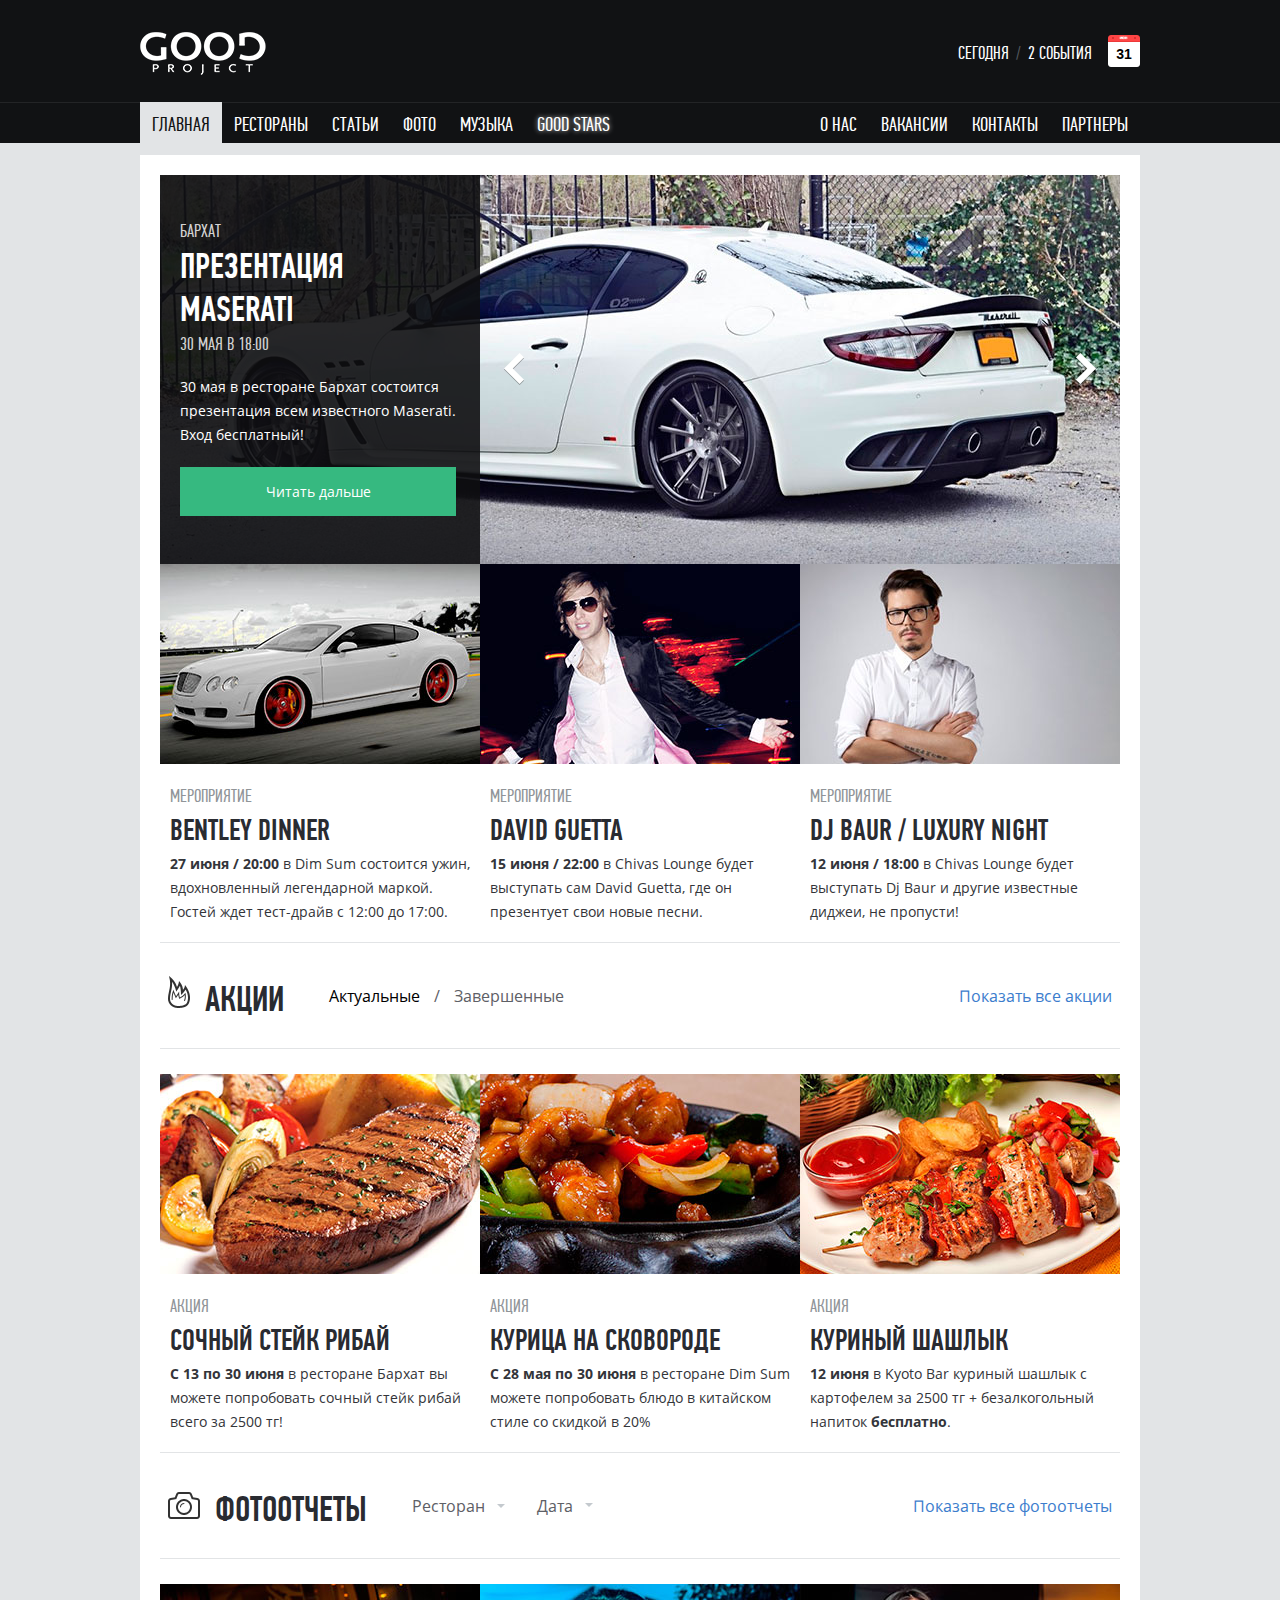
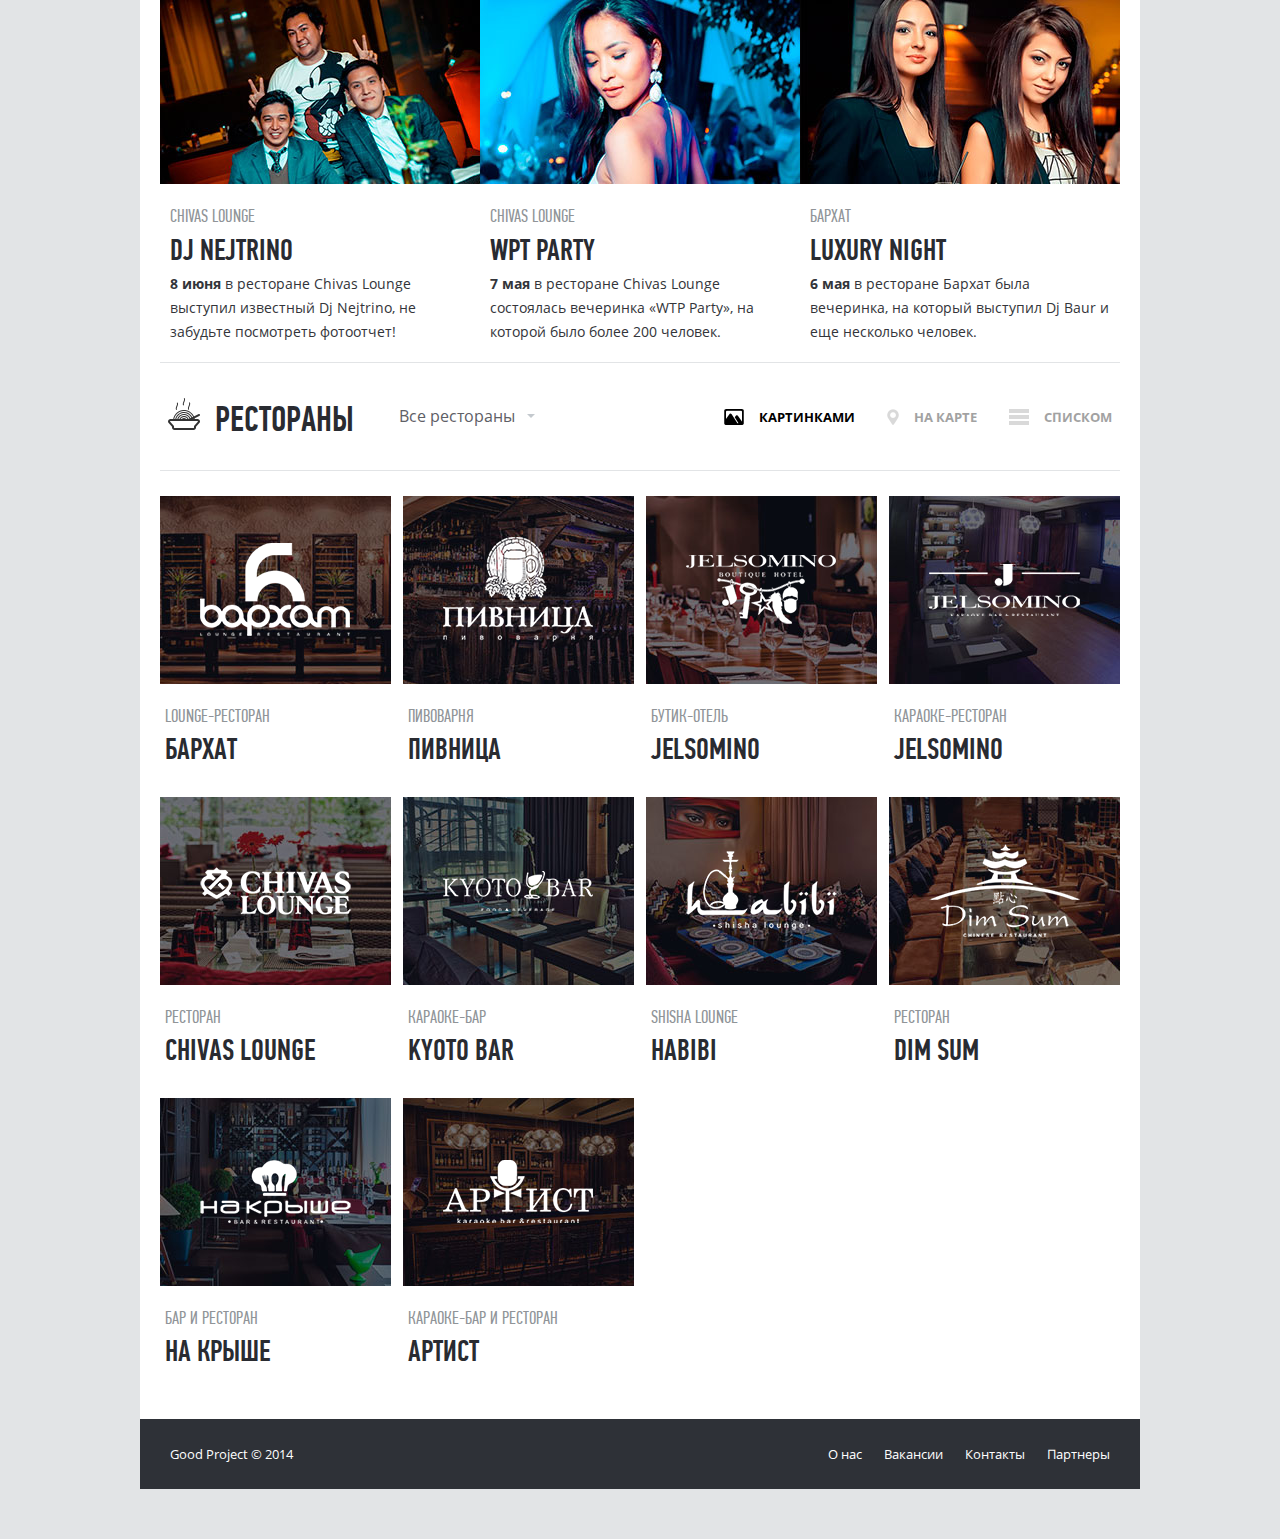
<file: index.html>
<!DOCTYPE html>
<html lang="ru">
<head>
    <meta charset="UTF-8">
    <title>GoodProject</title>
    <link rel="stylesheet" href="static/styles/main.css">
    <link rel="shortcut icon" href="favicon.ico">

    <script src="static/js/common.js"></script>
    <script src="static/js/main.js"></script>
</head>
<body>
    <header id="header">
        <div id="header-top">
            <div class="wrapper clearfix">
                <div id="logo">
                    <a href="index.html"><span>GoodProject</span></a>
                </div>
                <div id="count-events" class="font-pf">
                    <div id="count-events-text">
                        <a href="#">Сегодня</a><span>/</span><a href="">2 события</a>
                    </div>
                    <div id="count-events-date"><span>31</span></div>
                </div>
            </div>
        </div>
        <div id="header-bottom" class="font-pf">
            <div class="wrapper clearfix">
                <nav id="header-nav-main" class="header-nav">
                    <ul>
                        <li><a href="index.html" class="active">Главная</a></li>
                        <li><a href="rests.html">Рестораны</a></li>
                        <li><a href="articles.html">Статьи</a></li>
                        <li><a href="#">Фото</a></li>
                        <li><a href="#">Музыка</a></li>
                        <li><a href="#" class="highlight">Good Stars</a></li>
                    </ul>
                </nav>

                <nav id="header-nav-about" class="header-nav">
                    <ul>
                        <li><a href="#">О нас</a></li>
                        <li><a href="vacancies.html">Вакансии</a></li>
                        <li><a href="#">Контакты</a></li>
                        <li><a href="#">Партнеры</a></li>
                    </ul>
                </nav>
            </div>
        </div>
    </header>

    <div id="page" class="wrapper">
        <div class="slider" id="slider">
            <div class="slider-nav">
                <span class="a-prev"></span>
                <span class="a-next"></span>
            </div>
            <div class="slide active" style="background-image: url('static/images/slider/1.jpg')">
                <div class="slide-info">
                    <div class="font-pf">
                        <div class="slide-info-place">
                            <a href="#">Бархат</a>
                        </div>
                        <h3>
                            <a href="#">Презентация Maserati</a>
                        </h3>
                        <time datetime="2014-05-30 18:00">
                            30 Мая в 18:00
                        </time>
                    </div>
                    <p>30 мая в ресторане Бархат состоится презентация всем известного Maserati. Вход бесплатный!</p>
                    <div class="slide-info-button">
                        <a href="/">Читать дальше</a>
                    </div>
                </div>
            </div>
            <div class="slide" style="background-image: url('static/images/slider/2.jpg')">
                <div class="slide-info">
                    <div class="font-pf">
                        <div class="slide-info-place">
                            <a href="#">Пивница</a>
                        </div>
                        <h3>
                            <a href="#">Презентация кукловода</a>
                        </h3>
                        <time datetime="2014-06-05 15:00">
                            5 Июня в 15:00
                        </time>
                    </div>
                    <p>30 мая в ресторане Пивница состоится презентация всем известного кукловода - Ололошки Лукъяновой.</p>
                    <div class="slide-info-button">
                        <a href="/">Читать дальше</a>
                    </div>
                </div>
            </div>
        </div>

        <div class="wrapper content-preview clearfix">
            <div class="cp-object">
                <div class="cp-object-photo">
                    <a href="#">
                        <span class="view-content">Смотреть</span>
                        <img src="static/images/main-page-events/bentley_dinner.jpg" alt="" class="cp-photo">
                    </a>
                </div>
                <div class="font-pf">
                    <div class="cp-object-type">Мероприятие</div>
                    <h3><a href="#">Bentley Dinner</a></h3>
                </div>
                <p>
                    <b>27 июня / 20:00</b> в Dim Sum состоится ужин, вдохновленный легендарной маркой. Гостей ждет тест-драйв c 12:00 до 17:00.
                </p>
            </div>
            <div class="cp-object">
                <div class="cp-object-photo">
                    <a href="#">
                        <span class="view-content">Смотреть</span>
                        <img src="static/images/main-page-events/david_guetta.jpg" alt="" class="cp-photo">
                    </a>
                </div>
                <div class="font-pf">
                    <div class="cp-object-type">Мероприятие</div>
                    <h3><a href="#">david guetta</a></h3>
                </div>
                <p>
                    <b>15 июня / 22:00</b> в Chivas Lounge будет выступать сам David Guetta, где он презентует свои новые песни.
                </p>
            </div>
            <div class="cp-object">
                <div class="cp-object-photo">
                    <a href="#">
                        <span class="view-content">Смотреть</span>
                        <img src="static/images/main-page-events/dj_baur.jpg" alt="" class="cp-photo">
                    </a>
                </div>
                <div class="font-pf">
                    <div class="cp-object-type">Мероприятие</div>
                    <h3><a href="#">dj baur / luxury night</a></h3>
                </div>
                <p>
                    <b>12 июня / 18:00</b> в Chivas Lounge будет выступать Dj Baur и другие известные диджеи, не пропусти!
                </p>
            </div>
        </div>

        <div class="separator-h3 clearfix">
            <h3 class="separator-h3-sale font-pf">Акции</h3>
            <div class="separator-h3-switcher">
                <span class="li" data-active>Актуальные</span>
                <span data-sep>/</span>
                <span class="li">Завершенные</span>
            </div>
            <div class="separator-h3-link"><a href="">Показать все акции</a></div>
        </div>

        <div class="wrapper content-preview clearfix">
            <div class="cp-object">
                <div class="cp-object-photo">
                    <a href="#">
                        <span class="view-content">Смотреть</span>
                        <img src="static/images/main-page-sales/steak.jpg" alt="" class="cp-photo">
                    </a>
                </div>
                <div class="font-pf">
                    <div class="cp-object-type">Акция</div>
                    <h3><a href="#">Сочный стейк Рибай</a></h3>
                </div>
                <p>
                    <b>С 13 по 30 июня</b> в ресторане Бархат вы можете попробовать сочный стейк рибай всего за 2500 тг!
                </p>
            </div>
            <div class="cp-object">
                <div class="cp-object-photo">
                    <a href="#">
                        <span class="view-content">Смотреть</span>
                        <img src="static/images/main-page-sales/chicken_in_pan.jpg" alt="" class="cp-photo">
                    </a>
                </div>
                <div class="font-pf">
                    <div class="cp-object-type">Акция</div>
                    <h3><a href="#">Курица на сковороде</a></h3>
                </div>
                <p>
                    <b>С 28 мая по 30 июня</b> в ресторане Dim Sum можете попробовать блюдо в китайском стиле со скидкой в 20%
                </p>
            </div>
            <div class="cp-object">
                <div class="cp-object-photo">
                    <a href="#">
                        <span class="view-content">Смотреть</span>
                        <img src="static/images/main-page-sales/chicken_sashlik.jpg" alt="" class="cp-photo">
                    </a>
                </div>
                <div class="font-pf">
                    <div class="cp-object-type">Акция</div>
                    <h3><a href="#">Куриный шашлык</a></h3>
                </div>
                <p>
                    <b>12 июня</b> в Kyoto Bar куриный шашлык с картофелем за 2500 тг + безалкогольный напиток <b>бесплатно</b>.
                </p>
            </div>
        </div>

        <div class="separator-h3 clearfix">
            <h3 class="separator-h3-photoreports font-pf">Фотоотчеты</h3>

            <div class="separator-h3-switcher2">
                <div class="dropdown" id="photoreports-rests">
                    <div class="dd-title">
                        <span>Ресторан</span>
                    </div>
                    <ul class="dd-options">
                        <li data-selected data-not-change>Все рестораны</li>
                        <li>Бархат</li>
                        <li>Пивница</li>
                        <li>Jelsomino</li>
                        <li>Chivas Lounge</li>
                        <li>Kyoto bar</li>
                        <li>Habibi</li>
                        <li>Dim Sum</li>
                        <li>На крыше</li>
                        <li>Артист</li>
                    </ul>
                </div>

                <div class="datetime-picker" id="photoreports-dates" data-time>
                    <div class="dtp-title">
                        <span>Дата</span>
                    </div>

                    <div class="dtp-calendar">
                        <div class="dtp-month-name">
                            <span>июль / 2014</span>
                            <span data-arrow="left"></span>
                            <span data-arrow="right" data-nomore></span>
                        </div>
                        <table class="dtp-table">
                            <tr class="dtp-days">
                                <td>Пн</td>
                                <td>Вт</td>
                                <td>Ср</td>
                                <td>Чт</td>
                                <td>Пт</td>
                                <td>Сб</td>
                                <td>Вс</td>
                            </tr>
                        </table>
                    </div>
                </div>
            </div>

            <div class="separator-h3-link"><a href="">Показать все фотоотчеты</a></div>
        </div>

        <div class="wrapper content-preview clearfix">
            <div class="cp-object">
                <div class="cp-object-photo">
                    <a href="#">
                        <span class="view-content">Смотреть</span>
                        <img src="static/images/main-page-photoreports/dj_nejtrino.jpg" alt="" class="cp-photo">
                    </a>
                </div>
                <div class="font-pf">
                    <div class="cp-object-type"><a href="#">Chivas Lounge</a></div>
                    <h3><a href="#">Dj Nejtrino</a></h3>
                </div>
                <p><b>8 июня</b> в ресторане Chivas Lounge выступил известный Dj Nejtrino, не забудьте посмотреть фотоотчет!</p>
            </div>
            <div class="cp-object">
                <div class="cp-object-photo">
                    <a href="#">
                        <span class="view-content">Смотреть</span>
                        <img src="static/images/main-page-photoreports/wpt_party.jpg" alt="" class="cp-photo">
                    </a>
                </div>
                <div class="font-pf">
                    <div class="cp-object-type"><a href="#">Chivas Lounge</a></div>
                    <h3><a href="#">wpt party</a></h3>
                </div>
                <p><b>7 мая</b> в ресторане Chivas Lounge состоялась вечеринка «WTP Party», на которой было более 200 человек.</p>
            </div>
            <div class="cp-object">
                <div class="cp-object-photo">
                    <a href="#">
                        <span class="view-content">Смотреть</span>
                        <img src="static/images/main-page-photoreports/luxury_night.jpg" alt="" class="cp-photo">
                    </a>
                </div>
                <div class="font-pf">
                    <div class="cp-object-type"><a href="#">Бархат</a></div>
                    <h3><a href="#">luxury night</a></h3>
                </div>
                <p><b>6 мая</b> в ресторане Бархат была вечеринка, на который выступил Dj Baur и еще несколько человек.</p>
            </div>
        </div>

        <div class="separator-h3 clearfix">
            <h3 class="separator-h3-rests font-pf">Рестораны</h3>

            <div class="separator-h3-switcher2">
                <div class="dropdown" id="dropdown-rests" data-multiselect>
                    <div class="dd-title"><span>Все рестораны</span></div>
                    <ul class="dd-options">
                        <li data-selected>Все рестораны</li>
                        <li>Lounge-рестораны</li>
                        <li>Бутик-отели</li>
                        <li>Караоке-бары и рестораны</li>
                        <li>Рестораны</li>
                        <li>Бары</li>
                        <li>Пивницы</li>
                    </ul>
                </div>
            </div>

            <div class="separator-h3-switcher3" id="rests-show-type">
                <ul>
                    <li data-id="images" class="icon-images">
                        <span>Картинками</span>
                    </li>
                    <li data-id="map" class="icon-map">
                        <span>На карте</span>
                    </li>
                    <li data-id="list" class="icon-list">
                        <span>Списком</span>
                    </li>
                </ul>
            </div>
        </div>

        <div class="wrapper rests-preview clearfix">
            <div class="rp-object">
                <div class="rp-object-photo">
                    <a href="#">
                        <div class="rp-op-bg" style="
                             background-image:url('static/images/main-page-rests-2/1_bg.jpg')
                        "></div>
                        <div class="rp-op-logo" style="
                             background-image:url('static/images/main-page-rests-2/1_logo.png')
                        "></div>
                    </a>
                </div>
                <div class="font-pf">
                    <div class="rp-object-type">lounge-ресторан</div>
                    <h3><a href="#">Бархат</a></h3>
                </div>
            </div>
            <div class="rp-object">
                <div class="rp-object-photo">
                    <a href="#">
                        <div class="rp-op-bg" style="
                             background-image:url('static/images/main-page-rests-2/2_bg.jpg')
                        "></div>
                        <div class="rp-op-logo" style="
                             background-image:url('static/images/main-page-rests-2/2_logo.png')
                        "></div>
                    </a>
                </div>
                <div class="font-pf">
                    <div class="rp-object-type">пивоварня</div>
                    <h3><a href="#">Пивница</a></h3>
                </div>
            </div>
            <div class="rp-object">
                <div class="rp-object-photo">
                    <a href="#">
                        <div class="rp-op-bg" style="
                             background-image:url('static/images/main-page-rests-2/3_bg.jpg')
                        "></div>
                        <div class="rp-op-logo" style="
                             background-image:url('static/images/main-page-rests-2/3_logo.png')
                        "></div>
                    </a>
                </div>
                <div class="font-pf">
                    <div class="rp-object-type">бутик-отель</div>
                    <h3><a href="#">Jelsomino</a></h3>
                </div>
            </div>
            <div class="rp-object">
                <div class="rp-object-photo">
                    <a href="#">
                        <div class="rp-op-bg" style="
                             background-image:url('static/images/main-page-rests-2/4_bg.jpg')
                        "></div>
                        <div class="rp-op-logo" style="
                             background-image:url('static/images/main-page-rests-2/4_logo.png')
                        "></div>
                    </a>
                </div>
                <div class="font-pf">
                    <div class="rp-object-type">караоке-ресторан</div>
                    <h3><a href="#">Jelsomino</a></h3>
                </div>
            </div>
            <div class="rp-object">
                <div class="rp-object-photo">
                    <a href="#">
                        <div class="rp-op-bg" style="
                             background-image:url('static/images/main-page-rests-2/5_bg.jpg')
                        "></div>
                        <div class="rp-op-logo" style="
                             background-image:url('static/images/main-page-rests-2/5_logo.png')
                        "></div>
                    </a>
                </div>
                <div class="font-pf">
                    <div class="rp-object-type">ресторан</div>
                    <h3><a href="#">Chivas Lounge</a></h3>
                </div>
            </div>
            <div class="rp-object">
                <div class="rp-object-photo">
                    <a href="#">
                        <div class="rp-op-bg" style="
                             background-image:url('static/images/main-page-rests-2/6_bg.jpg')
                        "></div>
                        <div class="rp-op-logo" style="
                             background-image:url('static/images/main-page-rests-2/6_logo.png')
                        "></div>
                    </a>
                </div>
                <div class="font-pf">
                    <div class="rp-object-type">караоке-бар</div>
                    <h3><a href="#">Kyoto bar</a></h3>
                </div>
            </div>
            <div class="rp-object">
                <div class="rp-object-photo">
                    <a href="#">
                        <div class="rp-op-bg" style="
                             background-image:url('static/images/main-page-rests-2/7_bg.jpg')
                        "></div>
                        <div class="rp-op-logo" style="
                             background-image:url('static/images/main-page-rests-2/7_logo.png')
                        "></div>
                    </a>
                </div>
                <div class="font-pf">
                    <div class="rp-object-type">shisha lounge</div>
                    <h3><a href="#">Habibi</a></h3>
                </div>
            </div>
            <div class="rp-object">
                <div class="rp-object-photo">
                    <a href="#">
                        <div class="rp-op-bg" style="
                             background-image:url('static/images/main-page-rests-2/8_bg.jpg')
                        "></div>
                        <div class="rp-op-logo" style="
                             background-image:url('static/images/main-page-rests-2/8_logo.png')
                        "></div>
                    </a>
                </div>
                <div class="font-pf">
                    <div class="rp-object-type">ресторан</div>
                    <h3><a href="#">Dim Sum</a></h3>
                </div>
            </div>
            <div class="rp-object">
                <div class="rp-object-photo">
                    <a href="#">
                        <div class="rp-op-bg" style="
                             background-image:url('static/images/main-page-rests-2/9_bg.jpg')
                        "></div>
                        <div class="rp-op-logo" style="
                             background-image:url('static/images/main-page-rests-2/9_logo.png')
                        "></div>
                    </a>
                </div>
                <div class="font-pf">
                    <div class="rp-object-type">бар и ресторан</div>
                    <h3><a href="#">На крыше</a></h3>
                </div>
            </div>
            <div class="rp-object">
                <div class="rp-object-photo">
                    <a href="#">
                        <div class="rp-op-bg" style="
                             background-image:url('static/images/main-page-rests-2/10_bg.jpg')
                        "></div>
                        <div class="rp-op-logo" style="
                             background-image:url('static/images/main-page-rests-2/10_logo.png')
                        "></div>
                    </a>
                </div>
                <div class="font-pf">
                    <div class="rp-object-type">караоке-бар и ресторан</div>
                    <h3><a href="#">Артист</a></h3>
                </div>
            </div>
        </div>
    </div>

    <footer id="footer" class="wrapper clearfix">
        <div class="copy">Good Project © 2014</div>
        <ul>
            <li><a href="#">О нас</a></li>
            <li><a href="vacancies.html">Вакансии</a></li>
            <li><a href="#">Контакты</a></li>
            <li><a href="#">Партнеры</a></li>
        </ul>
    </footer>
</body>
</html>
</file>
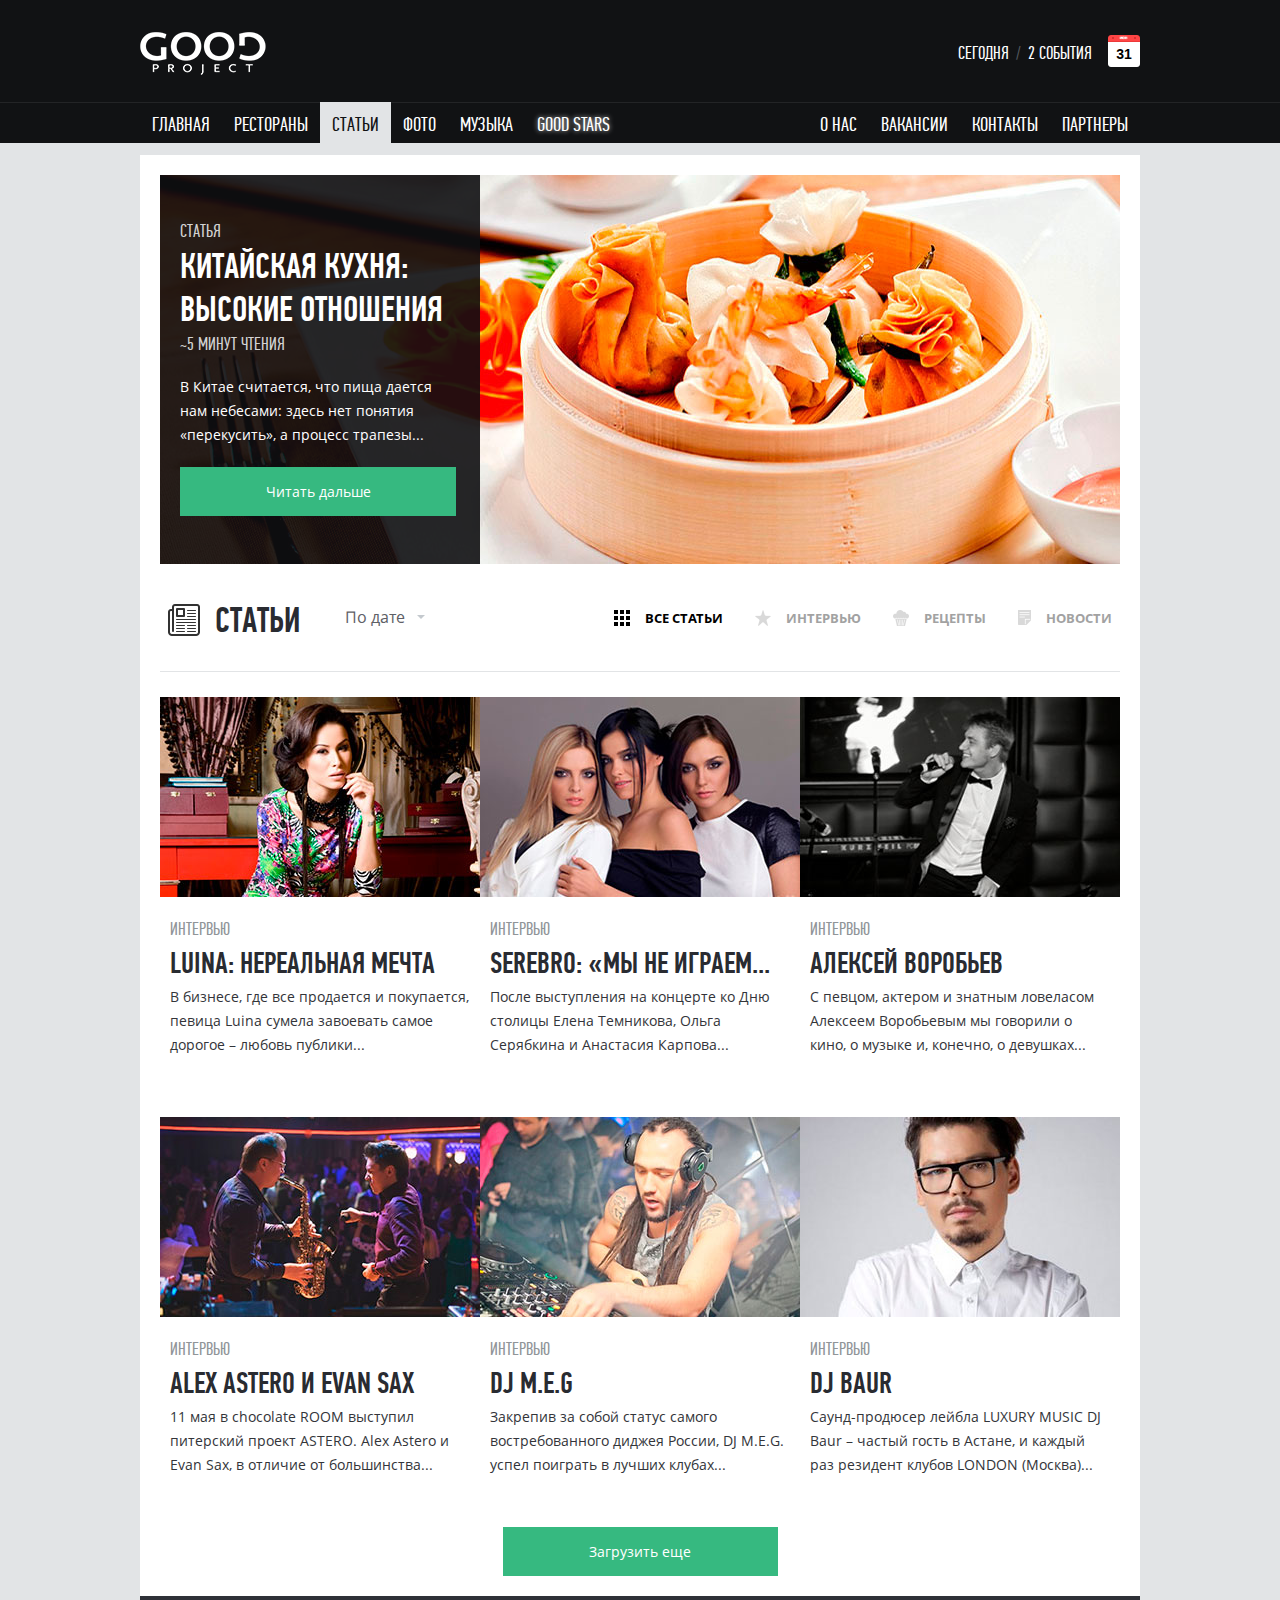
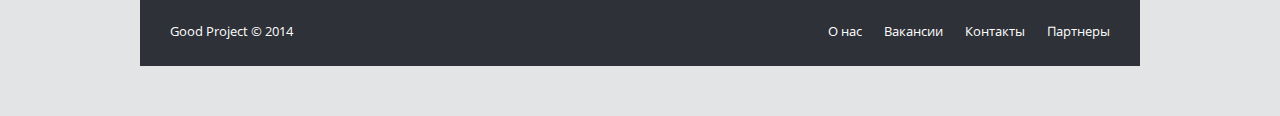
<file: articles.html>
<!DOCTYPE html>
<html lang="ru">
<head>
    <meta charset="UTF-8">
    <title>GoodProject - Рестораны</title>
    <link rel="stylesheet" href="static/styles/main.css">
    <link rel="shortcut icon" href="favicon.ico">

    <script src="static/js/common.js"></script>
    <script src="static/js/main.js"></script>
</head>
<body>
    <header id="header">
        <div id="header-top">
            <div class="wrapper clearfix">
                <div id="logo">
                    <a href="index.html"><span>GoodProject</span></a>
                </div>
                <div id="count-events" class="font-pf">
                    <div id="count-events-text">
                        <a href="#">Сегодня</a><span>/</span><a href="">2 события</a>
                    </div>
                    <div id="count-events-date"><span>31</span></div>
                </div>
            </div>
        </div>
        <div id="header-bottom" class="font-pf">
            <div class="wrapper clearfix">
                <nav id="header-nav-main" class="header-nav">
                    <ul>
                        <li><a href="index.html">Главная</a></li>
                        <li><a href="rests.html">Рестораны</a></li>
                        <li><a href="articles.html" class="active">Статьи</a></li>
                        <li><a href="#">Фото</a></li>
                        <li><a href="#">Музыка</a></li>
                        <li><a href="#" class="highlight">Good Stars</a></li>
                    </ul>
                </nav>

                <nav id="header-nav-about" class="header-nav">
                    <ul>
                        <li><a href="#">О нас</a></li>
                        <li><a href="vacancies.html">Вакансии</a></li>
                        <li><a href="#">Контакты</a></li>
                        <li><a href="#">Партнеры</a></li>
                    </ul>
                </nav>
            </div>
        </div>
    </header>

    <div id="page" class="wrapper">
        <div class="slider" id="slider">
            <div class="slider-nav">
                <span class="a-prev"></span>
                <span class="a-next"></span>
            </div>
            <div class="slide active" style="background-image: url('static/images/slider/articles-page_1.jpg')">
                <div class="slide-info">
                    <div class="font-pf">
                        <div class="slide-info-place">
                            <a href="#">Статья</a>
                        </div>
                        <h3>
                            <a href="#">Китайская кухня: высокие отношения</a>
                        </h3>
                        <time>
                            ~5 минут чтения
                        </time>
                    </div>
                    <p>В Китае считается, что пища дается нам небесами: здесь нет понятия «перекусить», а процесс трапезы...</p>
                    <div class="slide-info-button">
                        <a href="/">Читать дальше</a>
                    </div>
                </div>
            </div>
        </div>

        <div class="separator-h3 separator-h3-heading clearfix">
            <h3 class="separator-h3-articles font-pf">Статьи</h3>

            <div class="separator-h3-switcher2">
                <div class="dropdown" id="dropdown-articles-sort">
                    <div class="dd-title"><span>По дате</span></div>
                    <ul class="dd-options">
                        <li data-selected>По дате</li>
                        <li>По просмотрам</li>
                        <li>По популярности</li> <!-- кол-во минут чтения/просмотры -->
                    </ul>
                </div>
            </div>

            <div class="separator-h3-switcher3" id="articles-show-type">
                <ul>
                    <li data-id="all" class="icon-menu">
                        <span>Все статьи</span>
                    </li>
                    <li data-id="interview" class="icon-interview">
                        <span>Интервью</span>
                    </li>
                    <li data-id="recipe" class="icon-recipe">
                        <span>Рецепты</span>
                    </li>
                    <li data-id="news" class="icon-news">
                        <span>Новости</span>
                    </li>
                </ul>
            </div>
        </div>

        <div class="wrapper content-preview cp-wp clearfix">
            <div class="cp-object">
                <div class="cp-object-photo">
                    <a href="#">
                        <span class="view-content">Смотреть</span>
                        <img src="static/images/articles-page/1.jpg" alt="" class="cp-photo">
                    </a>
                </div>
                <div class="font-pf">
                    <div class="cp-object-type">Интервью</div>
                    <h3><a href="#">Luina: нереальная мечта</a></h3>
                </div>
                <p>
                    В бизнесе, где все продается и покупается, певица Luina сумела завоевать самое дорогое – любовь публики...
                </p>
            </div>
            <div class="cp-object">
                <div class="cp-object-photo">
                    <a href="#">
                        <span class="view-content">Смотреть</span>
                        <img src="static/images/articles-page/2.jpg" alt="" class="cp-photo">
                    </a>
                </div>
                <div class="font-pf">
                    <div class="cp-object-type">Интервью</div>
                    <h3><a href="#">Serebro: «Мы не играем...</a></h3>
                </div>
                <p>
                    После выступления на концерте ко Дню столицы Елена Темникова, Ольга Серябкина и Анастасия Карпова...
                </p>
            </div>
            <div class="cp-object">
                <div class="cp-object-photo">
                    <a href="#">
                        <span class="view-content">Смотреть</span>
                        <img src="static/images/articles-page/3.jpg" alt="" class="cp-photo">
                    </a>
                </div>
                <div class="font-pf">
                    <div class="cp-object-type">Интервью</div>
                    <h3><a href="#">Алексей Воробьев</a></h3>
                </div>
                <p>
                    С певцом, актером и знатным ловеласом Алексеем Воробьевым мы говорили о кино, о музыке и, конечно, о девушках...
                </p>
            </div>

            <div class="cp-object">
                <div class="cp-object-photo">
                    <a href="#">
                        <span class="view-content">Смотреть</span>
                        <img src="static/images/articles-page/4.jpg" alt="" class="cp-photo">
                    </a>
                </div>
                <div class="font-pf">
                    <div class="cp-object-type">Интервью</div>
                    <h3><a href="#">Alex Astero и Evan Sax</a></h3>
                </div>
                <p>
                    11 мая в chocolate ROOM выступил питерский проект ASTERO. Alex Astero и Evan Sax, в отличие от большинства... 
                </p>
            </div>
            <div class="cp-object">
                <div class="cp-object-photo">
                    <a href="#">
                        <span class="view-content">Смотреть</span>
                        <img src="static/images/articles-page/5.jpg" alt="" class="cp-photo">
                    </a>
                </div>
                <div class="font-pf">
                    <div class="cp-object-type">Интервью</div>
                    <h3><a href="#">DJ M.E.G</a></h3>
                </div>
                <p>
                    Закрепив за собой статус самого востребованного диджея России, DJ M.E.G. успел поиграть в лучших клубах...
                </p>
            </div>
            <div class="cp-object">
                <div class="cp-object-photo">
                    <a href="#">
                        <span class="view-content">Смотреть</span>
                        <img src="static/images/articles-page/6.jpg" alt="" class="cp-photo">
                    </a>
                </div>
                <div class="font-pf">
                    <div class="cp-object-type">Интервью</div>
                    <h3><a href="#">DJ Baur</a></h3>
                </div>
                <p>
                    Cаунд-продюсер лейбла LUXURY MUSIC DJ Baur – частый гость в Астане, и каждый раз резидент клубов LONDON (Москва)...
                </p>
            </div>
        </div>

        <div class="load-button">
            Загрузить еще
        </div>
    </div>

    <footer id="footer" class="wrapper clearfix">
        <div class="copy">Good Project © 2014</div>
        <ul>
            <li><a href="#">О нас</a></li>
            <li><a href="vacancies.html">Вакансии</a></li>
            <li><a href="#">Контакты</a></li>
            <li><a href="#">Партнеры</a></li>
        </ul>
    </footer>
</body>
</html>
</file>
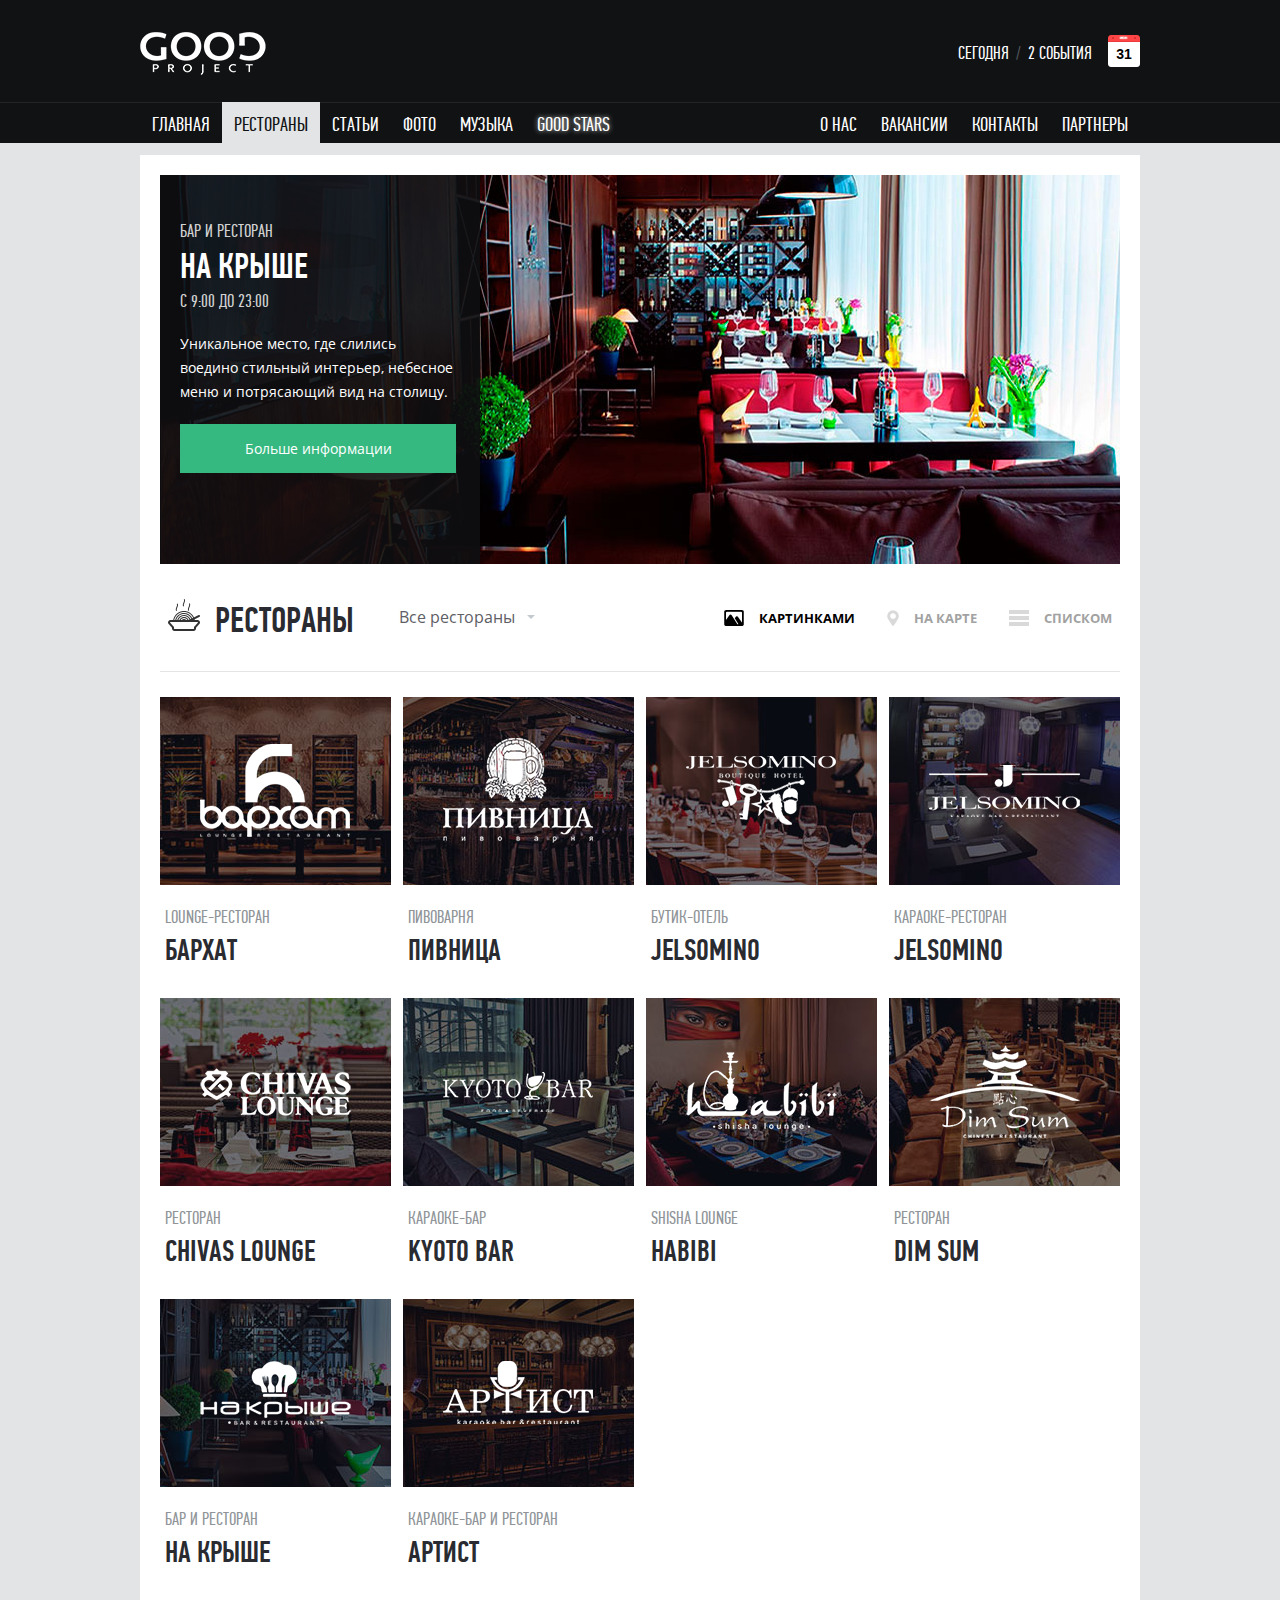
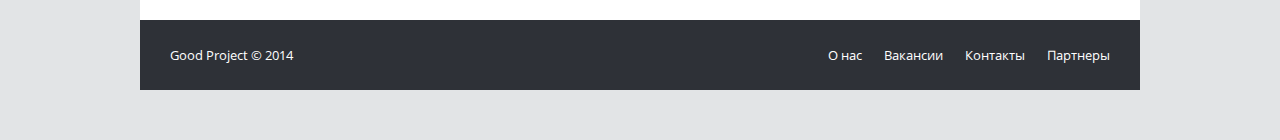
<file: rests.html>
<!DOCTYPE html>
<html lang="ru">
<head>
    <meta charset="UTF-8">
    <title>GoodProject - Рестораны</title>
    <link rel="stylesheet" href="static/styles/main.css">
    <link rel="shortcut icon" href="favicon.ico">

    <script src="static/js/common.js"></script>
    <script src="static/js/main.js"></script>
</head>
<body>
    <header id="header">
        <div id="header-top">
            <div class="wrapper clearfix">
                <div id="logo">
                    <a href="index.html"><span>GoodProject</span></a>
                </div>
                <div id="count-events" class="font-pf">
                    <div id="count-events-text">
                        <a href="#">Сегодня</a><span>/</span><a href="">2 события</a>
                    </div>
                    <div id="count-events-date"><span>31</span></div>
                </div>
            </div>
        </div>
        <div id="header-bottom" class="font-pf">
            <div class="wrapper clearfix">
                <nav id="header-nav-main" class="header-nav">
                    <ul>
                        <li><a href="index.html">Главная</a></li>
                        <li><a href="rests.html" class="active">Рестораны</a></li>
                        <li><a href="articles.html">Статьи</a></li>
                        <li><a href="#">Фото</a></li>
                        <li><a href="#">Музыка</a></li>
                        <li><a href="#" class="highlight">Good Stars</a></li>
                    </ul>
                </nav>

                <nav id="header-nav-about" class="header-nav">
                    <ul>
                        <li><a href="#">О нас</a></li>
                        <li><a href="vacancies.html">Вакансии</a></li>
                        <li><a href="#">Контакты</a></li>
                        <li><a href="#">Партнеры</a></li>
                    </ul>
                </nav>
            </div>
        </div>
    </header>

    <div id="page" class="wrapper">
        <div class="slider" id="slider">
            <div class="slider-nav">
                <span class="a-prev"></span>
                <span class="a-next"></span>
            </div>
            <div class="slide active" style="background-image: url('static/images/slider/rests-page_1.jpg')">
                <div class="slide-info">
                    <div class="font-pf">
                        <div class="slide-info-place">
                            <a href="#">Бар и ресторан</a>
                        </div>
                        <h3>
                            <a href="#">На крыше</a>
                        </h3>
                        <time datetime="09:00/23:00">
                            С 9:00 до 23:00
                        </time>
                    </div>
                    <p>Уникальное место, где слились воедино стильный интерьер, небесное меню и потрясающий вид на столицу.</p>
                    <div class="slide-info-button">
                        <a href="/">Больше информации</a>
                    </div>
                </div>
            </div>
        </div>

        <div class="separator-h3 separator-h3-heading clearfix">
            <h3 class="separator-h3-rests font-pf">Рестораны</h3>

            <div class="separator-h3-switcher2">
                <div class="dropdown" id="dropdown-rests" data-multiselect>
                    <div class="dd-title"><span>Все рестораны</span></div>
                    <ul class="dd-options">
                        <li data-selected>Все рестораны</li>
                        <li>Lounge-рестораны</li>
                        <li>Бутик-отели</li>
                        <li>Караоке-бары и рестораны</li>
                        <li>Рестораны</li>
                        <li>Бары</li>
                        <li>Пивницы</li>
                    </ul>
                </div>
            </div>

            <div class="separator-h3-switcher3" id="rests-show-type">
                <ul>
                    <li data-id="images" class="icon-images">
                        <span>Картинками</span>
                    </li>
                    <li data-id="map" class="icon-map">
                        <span>На карте</span>
                    </li>
                    <li data-id="list" class="icon-list">
                        <span>Списком</span>
                    </li>
                </ul>
            </div>
        </div>

        <div class="wrapper rests-preview clearfix">
            <div class="rp-object">
                <div class="rp-object-photo">
                    <a href="#">
                        <div class="rp-op-bg" style="
                             background-image:url('static/images/main-page-rests-2/1_bg.jpg')
                        "></div>
                        <div class="rp-op-logo" style="
                             background-image:url('static/images/main-page-rests-2/1_logo.png')
                        "></div>
                    </a>
                </div>
                <div class="font-pf">
                    <div class="rp-object-type">lounge-ресторан</div>
                    <h3><a href="#">Бархат</a></h3>
                </div>
            </div>
            <div class="rp-object">
                <div class="rp-object-photo">
                    <a href="#">
                        <div class="rp-op-bg" style="
                             background-image:url('static/images/main-page-rests-2/2_bg.jpg')
                        "></div>
                        <div class="rp-op-logo" style="
                             background-image:url('static/images/main-page-rests-2/2_logo.png')
                        "></div>
                    </a>
                </div>
                <div class="font-pf">
                    <div class="rp-object-type">пивоварня</div>
                    <h3><a href="#">Пивница</a></h3>
                </div>
            </div>
            <div class="rp-object">
                <div class="rp-object-photo">
                    <a href="#">
                        <div class="rp-op-bg" style="
                             background-image:url('static/images/main-page-rests-2/3_bg.jpg')
                        "></div>
                        <div class="rp-op-logo" style="
                             background-image:url('static/images/main-page-rests-2/3_logo.png')
                        "></div>
                    </a>
                </div>
                <div class="font-pf">
                    <div class="rp-object-type">бутик-отель</div>
                    <h3><a href="#">Jelsomino</a></h3>
                </div>
            </div>
            <div class="rp-object">
                <div class="rp-object-photo">
                    <a href="#">
                        <div class="rp-op-bg" style="
                             background-image:url('static/images/main-page-rests-2/4_bg.jpg')
                        "></div>
                        <div class="rp-op-logo" style="
                             background-image:url('static/images/main-page-rests-2/4_logo.png')
                        "></div>
                    </a>
                </div>
                <div class="font-pf">
                    <div class="rp-object-type">караоке-ресторан</div>
                    <h3><a href="#">Jelsomino</a></h3>
                </div>
            </div>
            <div class="rp-object">
                <div class="rp-object-photo">
                    <a href="#">
                        <div class="rp-op-bg" style="
                             background-image:url('static/images/main-page-rests-2/5_bg.jpg')
                        "></div>
                        <div class="rp-op-logo" style="
                             background-image:url('static/images/main-page-rests-2/5_logo.png')
                        "></div>
                    </a>
                </div>
                <div class="font-pf">
                    <div class="rp-object-type">ресторан</div>
                    <h3><a href="#">Chivas Lounge</a></h3>
                </div>
            </div>
            <div class="rp-object">
                <div class="rp-object-photo">
                    <a href="#">
                        <div class="rp-op-bg" style="
                             background-image:url('static/images/main-page-rests-2/6_bg.jpg')
                        "></div>
                        <div class="rp-op-logo" style="
                             background-image:url('static/images/main-page-rests-2/6_logo.png')
                        "></div>
                    </a>
                </div>
                <div class="font-pf">
                    <div class="rp-object-type">караоке-бар</div>
                    <h3><a href="#">Kyoto bar</a></h3>
                </div>
            </div>
            <div class="rp-object">
                <div class="rp-object-photo">
                    <a href="#">
                        <div class="rp-op-bg" style="
                             background-image:url('static/images/main-page-rests-2/7_bg.jpg')
                        "></div>
                        <div class="rp-op-logo" style="
                             background-image:url('static/images/main-page-rests-2/7_logo.png')
                        "></div>
                    </a>
                </div>
                <div class="font-pf">
                    <div class="rp-object-type">shisha lounge</div>
                    <h3><a href="#">Habibi</a></h3>
                </div>
            </div>
            <div class="rp-object">
                <div class="rp-object-photo">
                    <a href="#">
                        <div class="rp-op-bg" style="
                             background-image:url('static/images/main-page-rests-2/8_bg.jpg')
                        "></div>
                        <div class="rp-op-logo" style="
                             background-image:url('static/images/main-page-rests-2/8_logo.png')
                        "></div>
                    </a>
                </div>
                <div class="font-pf">
                    <div class="rp-object-type">ресторан</div>
                    <h3><a href="#">Dim Sum</a></h3>
                </div>
            </div>
            <div class="rp-object">
                <div class="rp-object-photo">
                    <a href="#">
                        <div class="rp-op-bg" style="
                             background-image:url('static/images/main-page-rests-2/9_bg.jpg')
                        "></div>
                        <div class="rp-op-logo" style="
                             background-image:url('static/images/main-page-rests-2/9_logo.png')
                        "></div>
                    </a>
                </div>
                <div class="font-pf">
                    <div class="rp-object-type">бар и ресторан</div>
                    <h3><a href="#">На крыше</a></h3>
                </div>
            </div>
            <div class="rp-object">
                <div class="rp-object-photo">
                    <a href="#">
                        <div class="rp-op-bg" style="
                             background-image:url('static/images/main-page-rests-2/10_bg.jpg')
                        "></div>
                        <div class="rp-op-logo" style="
                             background-image:url('static/images/main-page-rests-2/10_logo.png')
                        "></div>
                    </a>
                </div>
                <div class="font-pf">
                    <div class="rp-object-type">караоке-бар и ресторан</div>
                    <h3><a href="#">Артист</a></h3>
                </div>
            </div>
        </div>
    </div>

    <footer id="footer" class="wrapper clearfix">
        <div class="copy">Good Project © 2014</div>
        <ul>
            <li><a href="#">О нас</a></li>
            <li><a href="vacancies.html">Вакансии</a></li>
            <li><a href="#">Контакты</a></li>
            <li><a href="#">Партнеры</a></li>
        </ul>
    </footer>
</body>
</html>
</file>
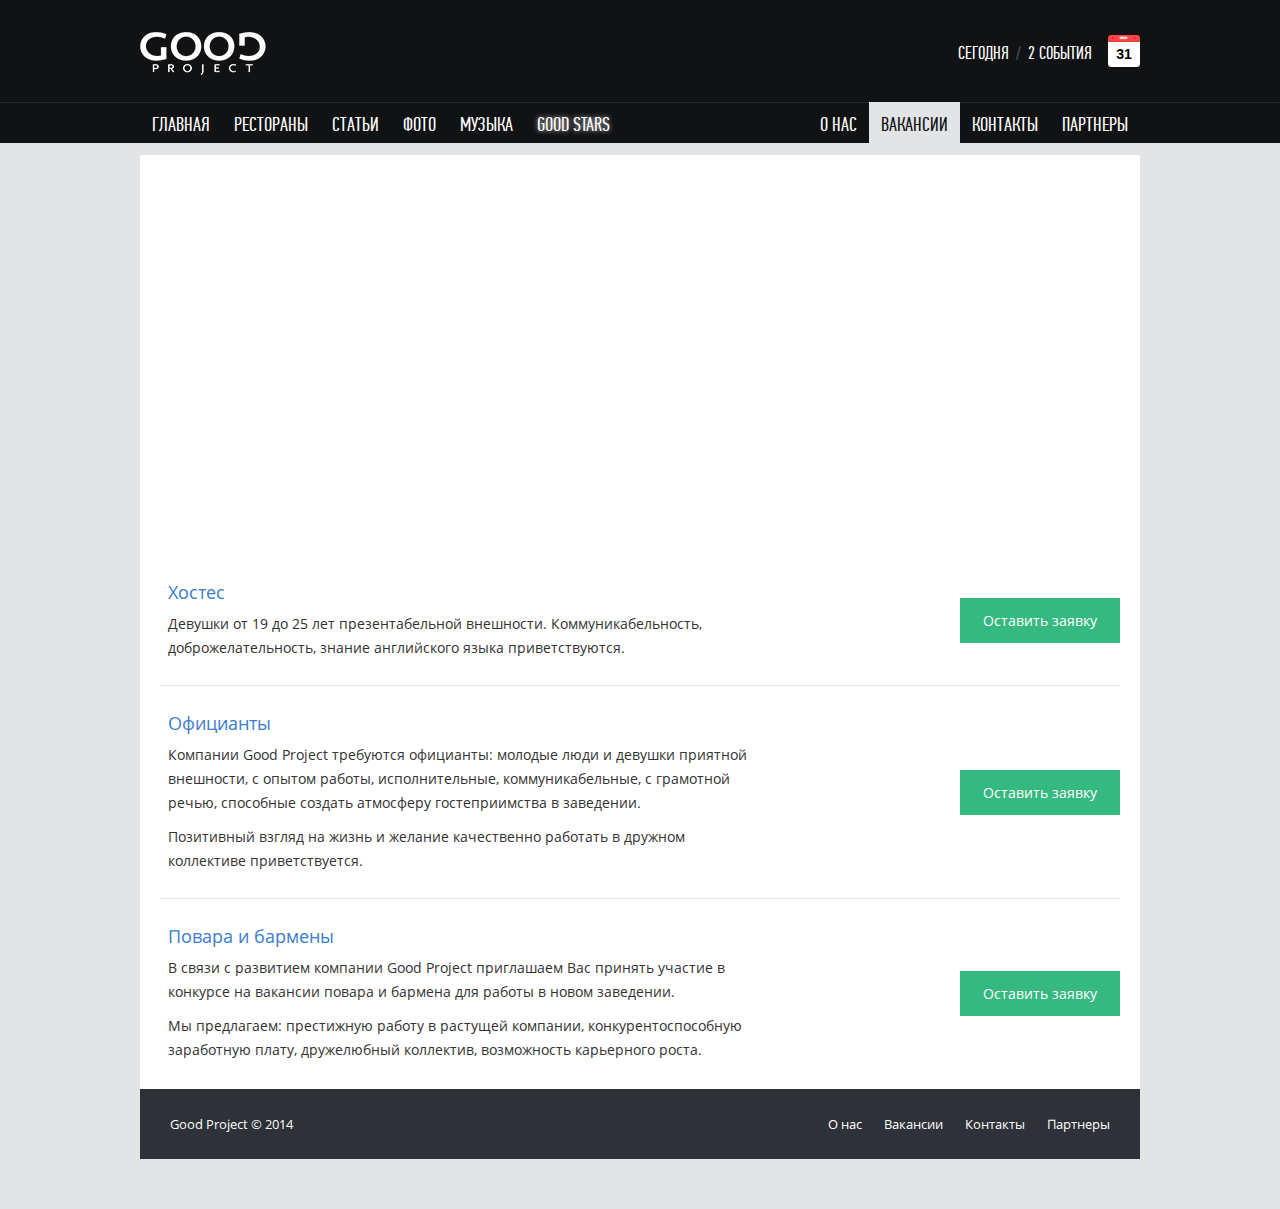
<file: vacancies.html>
<!DOCTYPE html>
<html lang="ru" >
<head>
    <meta charset="UTF-8">
    <title>GoodProject — Вакансии</title>
    <link rel="stylesheet" href="static/styles/main.css">
    <link rel="shortcut icon" href="favicon.ico">

    <script src="static/js/common.js"></script>
    <script src="static/js/main.js"></script>
</head>
<body>
    <header id="header">
        <div id="header-top">
            <div class="wrapper clearfix">
                <div id="logo">
                    <a href="index.html"><span>GoodProject</span></a>
                </div>
                <div id="count-events" class="font-pf">
                    <div id="count-events-text">
                        <a href="#">Сегодня</a><span>/</span><a href="">2 события</a>
                    </div>
                    <div id="count-events-date"><span>31</span></div>
                </div>
            </div>
        </div>
        <div id="header-bottom" class="font-pf">
            <div class="wrapper clearfix">
                <nav id="header-nav-main" class="header-nav">
                    <ul>
                        <li><a href="index.html">Главная</a></li>
                        <li><a href="rests.html">Рестораны</a></li>
                        <li><a href="articles.html">Статьи</a></li>
                        <li><a href="#">Фото</a></li>
                        <li><a href="#">Музыка</a></li>
                        <li><a href="#" class="highlight">Good Stars</a></li>
                    </ul>
                </nav>

                <nav id="header-nav-about" class="header-nav">
                    <ul>
                        <li><a href="#">О нас</a></li>
                        <li><a href="vacancies.html" class="active">Вакансии</a></li>
                        <li><a href="#">Контакты</a></li>
                        <li><a href="#">Партнеры</a></li>
                    </ul>
                </nav>
            </div>
        </div>
    </header>

    <div id="page" class="wrapper">
        <div class="font-helvetica-neue heading-block" style="background: url(http://i8.my1.ru/creative/vacancies-bg.jpg)">
            <h3 class="font-pf">Хотите стать частью GoodProject?</h3>
            <p style="width: 500px;">
                Выберите понравившуюся вакансию и отправьте свое резюме, мы свяжемся с вами.
            </p>
        </div>

        <div class="vacancies">
            <div class="vacancy clearfix font-helvetica-neue">
                <div class="vacancy-info">
                    <h3>Хостес</h3>
                    <p>Девушки от 19 до 25 лет презентабельной внешности. Коммуникабельность, доброжелательность, знание английского языка приветствуются.</p>
                </div>

                <div class="vacancy-reply">
                    <button class="vacancy-button font-helvetica-neue" data-vacancy-id="1">Оставить заявку</button>
                </div>
            </div>

            <div class="vacancy clearfix font-helvetica-neue">
                <div class="vacancy-info">
                    <h3>Официанты</h3>
                    <p>Компании Good Project требуются официанты: молодые люди и девушки приятной внешности, с опытом работы, исполнительные, коммуникабельные, с грамотной речью, способные создать атмосферу гостеприимства в заведении.</p>
                    <p>Позитивный взгляд на жизнь и желание качественно работать в дружном коллективе приветствуется.</p>
                </div>

                <div class="vacancy-reply">
                    <button class="vacancy-button font-helvetica-neue" data-vacancy-id="1">Оставить заявку</button>
                </div>
            </div>

            <div class="vacancy clearfix font-helvetica-neue">
                <div class="vacancy-info">
                    <h3>Повара и бармены</h3>
                    <p>В связи с развитием компании Good Project приглашаем Вас принять участие в конкурсе на вакансии повара и бармена для работы в новом заведении.</p>
                    <p>Мы предлагаем: престижную работу в растущей компании, конкурентоспособную заработную плату, дружелюбный коллектив, возможность карьерного роста.</p>
                </div>

                <div class="vacancy-reply">
                    <button class="vacancy-button font-helvetica-neue" data-vacancy-id="1">Оставить заявку</button>
                </div>
            </div>
        </div>
    </div>

    <footer id="footer" class="wrapper clearfix">
        <div class="copy">Good Project © 2014</div>
        <ul>
            <li><a href="#">О нас</a></li>
            <li><a href="vacancies.html">Вакансии</a></li>
            <li><a href="#">Контакты</a></li>
            <li><a href="#">Партнеры</a></li>
        </ul>
    </footer>
</body>
</html>
</file>
<file: static/styles/main.css>
@font-face {
    font-family: "Open Sans";
    font-style: normal;
    font-weight: 400;
    src: local("Open Sans"), local("OpenSans"),
         url(../fonts/opensansregular.woff) format('woff');
}
@font-face {
    font-family: "Open Sans";
    font-style: normal;
    font-weight: 700;
    src: local("Open Sans Bold"), local("OpenSans-Bold"),
         url(../fonts/opensansbold.woff) format("woff");
}
@font-face {
    font-family: "Open Sans";
    font-style: italic;
    font-weight: 400;
    src: local("Open Sans Italic"), local("OpenSans-Italic"),
         url(../fonts/opensansregularitalic.woff) format("woff");
}
@font-face {
    font-family: "Open Sans";
    font-style: italic;
    font-weight: 700;
    src: local("Open Sans Bold Italic"), local("OpenSans-BoldItalic"),
         url(../fonts/opensansbolditalic.woff) format('woff');
}
@font-face {
    font-family: "PF Din Text Comp Pro";
    font-style: normal;
    font-weight: 400;
    src: local("PF Din Text Comp Pro"), local("PFDinTextCompPro"),
         url("../fonts/pfdintextcomppro-regular-webfont.eot");
    src: local("PF Din Text Comp Pro"), local("PFDinTextCompPro"),
         url("../fonts/pfdintextcomppro-regular-webfont.eot?#iefix") format("embedded-opentype"),
         url("../fonts/pfdintextcomppro-regular-webfont.woff") format("woff"),
         url("../fonts/pfdintextcomppro-regular-webfont.ttf") format("truetype"),
         url("../fonts/pfdintextcomppro-regular-webfont.svg#aleobold") format("svg");
}
* {
    margin: 0;
    padding: 0;
}
body {
    background: #e2e4e6;
    font: 14px "Open Sans", "Helvetica Neue", Helvetica, Arial, Tahoma, sans-serif;
    min-width: 1020px;
}
a {
    text-decoration: none;
}
img {
    border: none;
}

header, nav, section, footer {
    
    display: block;

}

.wrapper {
    width: 1000px;
    margin: 0 auto;
}
.clearfix::after {
    content: "";
    display: block;
    clear: both;
}
.font-pf {
    font-family: "PF Din Text Comp Pro", "Open Sans", "Helvetica Neue", Helvetica, Arial, Tahoma, sans-serif;
}
.font-helvetica-neue {
    font-family: "Helvetica Neue", "Open Sans", Helvetica, Arial, Tahoma, sans-serif;
}
#header {
    background: #111214;
}
#header-top {
    border-bottom: 1px solid #232426;
}
#logo, #logo a {
    width: 126px;
    height: 43px;
}
#logo {
    background: url(../images/sprite.png) 0 0 no-repeat;
    float: left;
    margin: 32px 0 22px 0;
}
#logo a {
    display: block;
}
#logo a span {
    position: absolute;
    left: -9999px;
    color: transparent;
    opacity: 0;
}
#count-events {
    color: #FFF;
    font-size: 18px;
    float: right;
    text-transform: uppercase;
    margin-top: 35px;
    margin-bottom: 35px;
}
#count-events-text {
    float: left;
    margin-right: 16px;
    margin-top: 8px; /* FIX! -1px */
}
#count-events-text a {

    color: #FFF;

}
#count-events-text a:hover {

    text-decoration: underline;

}
#count-events-text span {
    display: inline-block;
    color: #54585f;
    margin: 0 7px;
}
#count-events-date {
    float: left;
    width: 32px;
    height: 32px;
    background: url(../images/sprite.png);
    background-position: -126px 0;
    position: relative;
}
#count-events-date span {
    font: 14px "Helvetica Neue", Helvetica, Arial, Tahoma, sans-serif;
    font-weight: bold;
    color: #000;
    position: absolute;
    text-align: center;
    width: 32px;
    line-height: 38px;
}
#header-bottom {
    margin-top: -1px;
}
#header-nav-main {
    float: left;
}
#header-nav-about {
    float: right;
}
.header-nav li {
    list-style: none;
    display: block;
    float: left;
}
.header-nav a {
    display: block;
    font-size: 20px;
    color: #fff;
    text-decoration: none;
    height: 41px;
    line-height: 46px;
    text-transform: uppercase;
    padding: 0 12px;
    transition: text-shadow .3s;
}
.header-nav a.active {
    background: #e2e4e6;
    color: #111214;
}
.header-nav a:hover {

    background: -moz-linear-gradient(top,  rgba(43,44,48,0) 0%, rgba(54,56,60,1) 100%);
    background: -webkit-gradient(linear, left top, left bottom, color-stop(0%,rgba(43,44,48,0)), color-stop(100%,rgba(54,56,60,1)));
    background: -webkit-linear-gradient(top,  rgba(43,44,48,0) 0%,rgba(54,56,60,1) 100%);
    background: -o-linear-gradient(top,  rgba(43,44,48,0) 0%,rgba(54,56,60,1) 100%);
    background: -ms-linear-gradient(top,  rgba(43,44,48,0) 0%,rgba(54,56,60,1) 100%);
    background: linear-gradient(to bottom,  rgba(43,44,48,0) 0%,rgba(54,56,60,1) 100%);
    filter: progid:DXImageTransform.Microsoft.gradient( startColorstr='#002b2c30', endColorstr='#36383c',GradientType=0 );

}
.header-nav a.active:hover {
    background: #e2e4e6;
    filter: none;
}
.header-nav .highlight{

    -webkit-text-shadow: 0 0 5px rgba(255,255,255,.8);
    -moz-text-shadow: 0 0 5px rgba(255,255,255,.8);
    -o-text-shadow: 0 0 5px rgba(255,255,255,.8);
    text-shadow: 0 0 5px rgba(255,255,255,.8);

}
.header-nav a[class="f-child"] {
    /*padding-left: 0;*/
}
.header-nav a[class="l-child"] {
    /*padding-right: 0;*/
}
#page {
    margin-top: 12px;
    padding: 20px;
    background: #fff;
    -webkit-box-sizing: border-box;
    -moz-box-sizing: border-box;
    box-sizing: border-box;
}
.slider {
    width: 960px;
    height: 389px;
    overflow: hidden;
    position: relative;
}
.slider .slide {
    /* position: absolute;
    top: 0;
    left: 0;
    width: 100%;
    height: 100%; */
    position: absolute;
    top: 0;
    left: 0;
    width: 100%;
    height: 100%;
    background-position: top center;
    background-repeat: no-repeat;
    background-color: #000;
    opacity: 0;
}
.slider .slide-info {
    width: 320px;
    height: 100%;
    background: #0e0e11;
    background: rgba(14,14,17,.9);
    padding: 46px 24px 0 20px;
    -webkit-box-sizing: border-box;
    -moz-box-sizing: border-box;
    box-sizing: border-box;
    color: #fff;
    position: relative;
    z-index: 1;
}
.slider .slide-info .font-pf {
    text-transform: uppercase;
}
.slider .slide-info-place {
    font-size: 18px;
    color: #d3d3d3;
    margin-bottom: 3px;
}
.slider .slide-info-place a {
    
    color: #d3d3d3;

}
.slider h3, .slider h3 a {
    font-size: 36px;
    color: #FFF;
}
.slider time {
    font-size: 18px;
    color: #d3d3d3;
    display: block;
    margin-top: 3px;
}
.slider p {
    font-size: 14px;
    line-height: 24px;
    margin-top: 20px;

    /* 3 lines only */
    max-height: 72px;
    overflow: hidden;
}
.slider .slide.active {
    /*z-index: 1;*/
    opacity: 1;
}
.slide-info-button a {
    display: block;
    width: 100%;
    height: 49px;
    line-height: 49px;
    text-align: center;
    color: #fff;
    background: #36b980;
    margin-top: 20px;
    -webkit-transition: all .15s;
    -o-transition: all .15s;
    transition: all .15s;
}
.slide-info-button a:hover {
    background: #2ea873;
}
.slider-nav span {
    display: block;
    position: absolute;
    top: 178px;
    z-index: 2;
    width: 20px;
    height: 32px;
    background: url(../images/sprite.png) no-repeat;
    cursor: pointer;
}
.slider-nav span:active {
    margin-top: 1px;
}
.slider-nav span:first-child {
    background-position: -160px -1px;
    left: 344px;
}
.slider-nav span:last-child {
    background-position: -181px -1px;
    right: 24px;
}

.content-preview.cp-wp .cp-object {
    margin-bottom: 60px;
}
.content-preview.cp-wp .cp-object:nth-last-child(3),
.content-preview.cp-wp .cp-object:nth-last-child(2),
.content-preview.cp-wp .cp-object:nth-last-child(1) {
    margin-bottom: 50px;
}

.cp-object {
    width: 320px;
    float: left;
}

.cp-object-photo {

    overflow: hidden;
    background: #000;
    position: relative;

}

.cp-object-photo img {
    display: block;
    width: 320px;
    height: 200px;
    -webkit-transition: all .15s;
    -o-transition: all .15s;
    transition: all .15s;
}

.view-content {

    background: #36B980;
    display: inline-block;
    line-height: 48px;
    position: absolute;
    width: 150px;
    text-align: center;
    color: #fff;
    top: 50%;
    left: 50%;
    margin-left: -75px;
    margin-top: -24px;
    z-index: 1;
    opacity: 0;
    -webkit-transition: all .3s;
    -o-transition: all .3s;
    transition: all .3s;

}

.cp-object-photo:hover .cp-photo {

    opacity: 0.3;

}


.cp-object-photo:hover .view-content {
    opacity: 1;
}

.cp-object .font-pf {
    text-transform: uppercase;
    margin: 22px 10px 3px 10px;
}
.cp-object-type, .cp-object-type a {
    font-size: 18px;
    color: #909498;
    margin-bottom: 5px;
}
.cp-object h3, .cp-object h3 a, .rp-object h3 a {
    font-size: 30px;
    color: #292b31;
}

.cp-object h3 a:hover, .rp-object h3 a:hover {

    color: #3C7DCD;
    text-decoration: underline;

}

.cp-object p {
    margin: 0 10px;
    line-height: 24px;
    color: #33353a;
}
.separator-h3 {
    border-top: 1px solid #e2e4e6;
    border-bottom: 1px solid #e2e4e6;
    padding: 32.5px 8px;
    margin: 18px 0 25px 0;
}
.separator-h3-heading {
    border-top: none;
    margin-top: 0;
}
.separator-h3 h3 {
    float: left;
    font-size: 36px;
    color: #292b31;
    text-transform: uppercase;
    height: 37px;
    line-height: 47px;
}
.separator-h3 h3::before {
    content: "";
    display: block;
    float: left;
    background: url(../images/sprite.png) no-repeat;
    margin-right: 15px;
}
.separator-h3-sale::before {
    width: 22px;
    height: 32px;
    background-position: -204px 0 !important;
}
.separator-h3-photoreports::before {
    width: 32px;
    height: 27px;
    background-position: -226px 0 !important;
    margin-top: 6px;
}
.separator-h3-rests::before {
    width: 32px;
    height: 32px;
    background-position: -258px 0 !important;
    margin-top: 2px;
}
.separator-h3-articles::before {
    width: 32px;
    height: 32px;
    background-position: -156px -33px !important;
    margin-top: 7px;
}
.separator-h3-switcher {
    margin-left: 45px;
    font-size: 16px;
    color: #5e6066;
    float: left;
    line-height: 40px;
}
.separator-h3-switcher .li {
    cursor: pointer;
}
.separator-h3-switcher .li:hover {
    border-bottom: 1px dotted #5e6066;
}
.separator-h3-switcher [data-active] {
    color: #000;
}
.separator-h3-switcher [data-sep] {
    padding: 0 10px;
    cursor: default;
}
.separator-h3-link {
    float: right;
    line-height: 40px;
    font-size: 16px;
}
.separator-h3-link a {
    color: #3c7dcd;
}
.separator-h3-link a:hover {
    text-decoration: underline;
}
.dropdown {
    float: left;
    margin-left: 45px;
}
.dd-title span span {
    color: #000;
}
.dd-title > span::after {
    content: "";
    display: inline-block;
    position: relative;
    right: -12px;
    top: -4px;
    width: 0;
    height: 0;
    border-top: 4px solid #c4c9ce;
    border-left: 4px solid transparent;
    border-right: 4px solid transparent;
}
.dropdown[data-opened] .dd-title > span,
.dd-title > span:hover {
    color: #000;
}
.dropdown[data-opened] .dd-title > span::after,
.dd-title > span:hover::after {
    border-top-color: #3f9af5;
}
.dd-options {
    width: 270px;
    background: #2e3137;
    list-style: none;
    position: absolute;
    margin-top: 10px;
    -webkit-transition: max-height 2s ease-out 0ms, opacity .25s ease-in-out;
    -moz-transition: max-height 2s ease-out 0ms, opacity .25s ease-in-out;
    -o-transition: max-height 2s ease-out 0ms, opacity .25s ease-in-out;
    transition: max-height 2s ease-out 0ms, opacity .25s ease-in-out;
    max-height: 0;
    overflow: hidden;
    z-index: 999;
    opacity: 0;
}
.dropdown[data-opened] .dd-options {
    max-height: 2000px;
    opacity: 1;
}
.dd-options li {
    height: 47px;
    line-height: 48px;
    color: #808691;
    border-bottom: 1px solid #2a2d32;
    padding: 0 20px;
    cursor: pointer;
    position: relative;
    -webkit-transition: all .15s;
    -o-transition: all .15s;
    transition: all .15s;
}
.dd-options li:last-child {
    border-bottom: none;
}
.dd-options li[data-selected],
.dd-options li:hover {
    background: #3a3d44;
    color: #fefefe;
    border-bottom-color: #2a2d32;
}
.dd-options li[data-selected]::after {
    position: absolute;
    top: 20px;
    right: 20px;
    content: "";
    display: block;
    background: url(../images/sprite.png) no-repeat -65px -57px;
    width: 11px;
    height: 8px;
}
.datetime-picker {
    float: left;
    margin-left: 32px;
}
.dtp-title > span, .dd-title > span {
    color: #5e6066;
    font-size: 16px;
    cursor: pointer;
    position: relative;
    display: inline-block;
    padding-right: 12px;
    margin-top: 9px;
}
.dtp-title span.bl {
    color: #000;
}
.dtp-title span.bl span {
    color: #5e6066;
    margin-top: 0 !important;
}
.dtp-title > span::after {
    content: "";
    display: inline-block;
    position: relative;
    right: -12px;
    top: -5px;
    width: 0;
    height: 0;
    border-top: 4px solid #c4c9ce;
    border-left: 4px solid transparent;
    border-right: 4px solid transparent;
}
.datetime-picker[data-opened] .dtp-title span,
.dtp-title span:hover {
    color: #000;
}
.datetime-picker[data-opened] .dtp-title span::after,
.dtp-title span:hover::after {
    border-top-color: #3f9af5;
}
.dtp-calendar {
    width: 308px;
    background: #2e3137;
    list-style: none;
    position: absolute;
    margin-top: 10px;
    max-height: 0;
    overflow: hidden;
    opacity: 0;
    font-family: "Helvetica Neue", Helvetica, Arial, sans-serif;
    z-index: 999;
    -webkit-transition: max-height 2s ease-out 0ms, opacity .25s ease-in-out;
    -moz-transition: max-height 2s ease-out 0ms, opacity .25s ease-in-out;
    -o-transition: max-height 2s ease-out 0ms, opacity .25s ease-in-out;
    transition: max-height 2s ease-out 0ms, opacity .25s ease-in-out;
}
.datetime-picker[data-opened] .dtp-calendar {
    max-height: 2000px;
    opacity: 1;
}
.dtp-month-name {
    background: #282a2f;
    height: 44px;
    line-height: 50px;
    font-size: 12px;
    color: #fff;
    text-align: center;
    text-transform: uppercase;
    position: relative;
    font-weight: 500;
}
.dtp-month-name [data-arrow] {
    position: absolute;
    width: 9px;
    height: 16px;
    background: url(../images/sprite.png);
    top: 17px;
    cursor: pointer;
}
.dtp-month-name [data-arrow="left"] {
    background-position: -76px -49px;
    left: 17px;
}
.dtp-month-name [data-arrow][data-nomore] {
    cursor: default;
}
.dtp-month-name [data-arrow="left"][data-nomore] {
    background-position: -96px -49px;
}
.dtp-month-name [data-arrow="right"] {
    background-position: -87px -49px;
    right: 17px;
}
.dtp-month-name [data-arrow="right"][data-nomore] {
    background-position: -106px -49px;
}
.dtp-table {
    border-spacing: 0;
    border-collapse: collapse;
}
.dtp-table td {
    width: 44px;
    height: 44px;
    text-align: center;
    font-size: 12px;
    color: #73777f;
    cursor: pointer;
}
.dtp-days td {
    background: #282a2f;
    color: #fff;
    padding: 0;
    cursor: default;
}
.dtp-table .non-match {
    cursor: default;
    color: #3f434c;
}
.dtp-table .chosen span {
    color: #fff;
    display: block;
    background: #3f9af5;
    border-radius: 50%;
    width: 22px;
    height: 22px;
    line-height: 22px;
    margin: 0 auto;
}
.dtp-table td:hover {
    background: #282a2f;
}
.dtp-table td.non-match:hover,
.dtp-table td.chosen:hover {
    background: none;
}
.separator-h3-switcher3 {
    float: right;
    font-size: 13px;
    text-transform: uppercase;
    line-height: 42px;
}
.separator-h3-switcher3 li {
    float: left;
    list-style: none;
    margin-left: 32px;
    color: #a2a2a2;
    cursor: pointer;
    font-weight: bold;
}
.separator-h3-switcher3 li:hover {
    color: #000;
}
.separator-h3-switcher3 li[data-active] {
    color: #000;
}
.separator-h3-switcher3 li::before {
    content: "";
    display: block;
    float: left;
    background: url(../images/sprite.png) no-repeat;
    margin-right: 15px;
}
.separator-h3-switcher3 li.icon-images::before {
    background-position: -20px -49px;
    width: 20px;
    height: 16px;
    margin-top: 13px;
}
.separator-h3-switcher3 li.icon-images[data-active]::before,
.separator-h3-switcher3 li.icon-images:hover::before {
    background-position: 0 -49px;
}
.separator-h3-switcher3 li.icon-map::before {
    background-position: -53px -49px;
    width: 12px;
    height: 16px;
    margin-top: 13px;
}
.separator-h3-switcher3 li.icon-map[data-active]::before,
.separator-h3-switcher3 li.icon-map:hover::before {
    background-position: -40px -49px;
}
.separator-h3-switcher3 li.icon-list::before {
    background-position: -136px -49px;
    width: 20px;
    height: 16px;
    margin-top: 13px;
}
.separator-h3-switcher3 li.icon-list[data-active]::before,
.separator-h3-switcher3 li.icon-list:hover::before {
    background-position: -116px -49px;
}


.separator-h3-switcher3 li.icon-menu::before {
    background-position: -188px -49px;
    width: 16px;
    height: 16px;
    margin-top: 13px;
}
.separator-h3-switcher3 li.icon-menu[data-active]::before,
.separator-h3-switcher3 li.icon-menu:hover::before {
    background-position: -249px -49px;
}

.separator-h3-switcher3 li.icon-interview::before {
    background-position: -204px -49px;
    width: 16px;
    height: 16px;
    margin-top: 13px;
}
.separator-h3-switcher3 li.icon-interview[data-active]::before,
.separator-h3-switcher3 li.icon-interview:hover::before {
    background-position: -265px -49px;
}

.separator-h3-switcher3 li.icon-recipe::before {
    background-position: -220px -49px;
    width: 16px;
    height: 16px;
    margin-top: 13px;
}
.separator-h3-switcher3 li.icon-recipe[data-active]::before,
.separator-h3-switcher3 li.icon-recipe:hover::before {
    background-position: -281px -49px;
}

.separator-h3-switcher3 li.icon-news::before {
    background-position: -236px -49px;
    width: 13px;
    height: 16px;
    margin-top: 13px;
}
.separator-h3-switcher3 li.icon-news[data-active]::before,
.separator-h3-switcher3 li.icon-news:hover::before {
    background-position: -297px -49px;
}

.rp-object {
    width: 231px;
    float: left;
    margin-right: 12px;
    margin-bottom: 29px;
    position: relative;
}
.rp-object:nth-child(4n+4) {
    margin-right: 0;
}
.rp-object-photo,
.rp-object-photo div {
    display: block;
    width: 100%;
    height: 188px;
}
.rp-object-photo div {
    position: absolute;
}
.rp-object-photo .rp-op-bg, .rp-object-photo .rp-op-logo {
    top: 0;
}
.rp-object-photo .rp-op-bg::after {
    content: "";
    display: block;
    width: 100%;
    height: 100%;
    position: absolute;
    top: 0;

    -webkit-transition: background .3s;
    -o-transition: background .3s;
    transition: background .3s;
}
.rp-object-photo:hover .rp-op-bg::after {
    background: #000;
    background: rgba(0,0,0,.6);
}
.rp-object .font-pf {
    text-transform: uppercase;
    margin: 22px 5px 0px 5px;
}
.rp-object-type {
    font-size: 18px;
    color: #909498;
    margin-bottom: 4px;
}
.rp-object h3 {
    font-size: 30px;
    color: #292b31;
}
#footer {
    background: #2e3137;
    font-size: 13px;
    height: 70px;
    margin-bottom: 50px;
}
#footer .copy {
    line-height: 70px;
    color: #fff;
    margin-left: 30px;
    float: left;
}
#footer ul {
    float: right;
    line-height: 70px;
    margin-right: 30px;
    list-style: none;
}
#footer li {
    float: left;
    margin-left: 22px;
}
#footer li a {
    color: #fff;
}
#footer li a:hover {
    text-decoration: underline;
}
.load-button {
    display: block;
    width: 275px;
    height: 49px;
    line-height: 49px;
    text-align: center;
    color: #fff;
    background: #36b980;
    -webkit-transition: all .15s;
    -o-transition: all .15s;
    transition: all .15s;
    cursor: pointer;
    margin: 0 auto;
}
.load-button:hover {
    background: #2ea873;
}
.heading-block {
    width: 1000px;
    max-width: 1000px;
    height: 400px;
    margin: -20px 0 0 -20px;
    background-color: #000;
}
.heading-block h3 {
    font-size: 48px;
    font-weight: 100;
    color: #fff;
    text-transform: uppercase;
    text-align: center;
    padding-top: 144px;
}
.heading-block p {
    color: #fff;
    padding-top: 15px;
    width: 810px;
    margin: 0 auto;
    color: #fff;
    font-size: 16px;
    line-height: 24px;
    text-align: center;
}
.vacancy {
    padding: 25px 0;
    padding-left: 8px;
    border-bottom: 1px solid #e2e4e6;
}
.vacancy-info {
    width: 600px;
    display: table-cell;
}
.vacancy-reply {
    width: 360px;
    display: table-cell;
    text-align: right;
    vertical-align: middle;
}
.vacancy h3 {
    font-size: 18px;
    color: #3c7dcd;
    font-weight: normal;
    margin-bottom: 8px;
}
.vacancy p {
    font-size: 14px;
    color: #333;
    line-height: 24px;
    margin-bottom: 10px;
}
.vacancy p:last-child {
    margin-bottom: 0;
}
.vacancy-button {
    display: inline-block;
    width: 160px;
    height: 45px;
    border: none;
    font-size: 14px;
    line-height: 45px;
    color: #fff;
    background: #36b980;
    text-align: center;
    cursor: pointer;
}
.vacancies .vacancy:last-child {
    border: none;
    padding-bottom: 7px;
}
</file>
